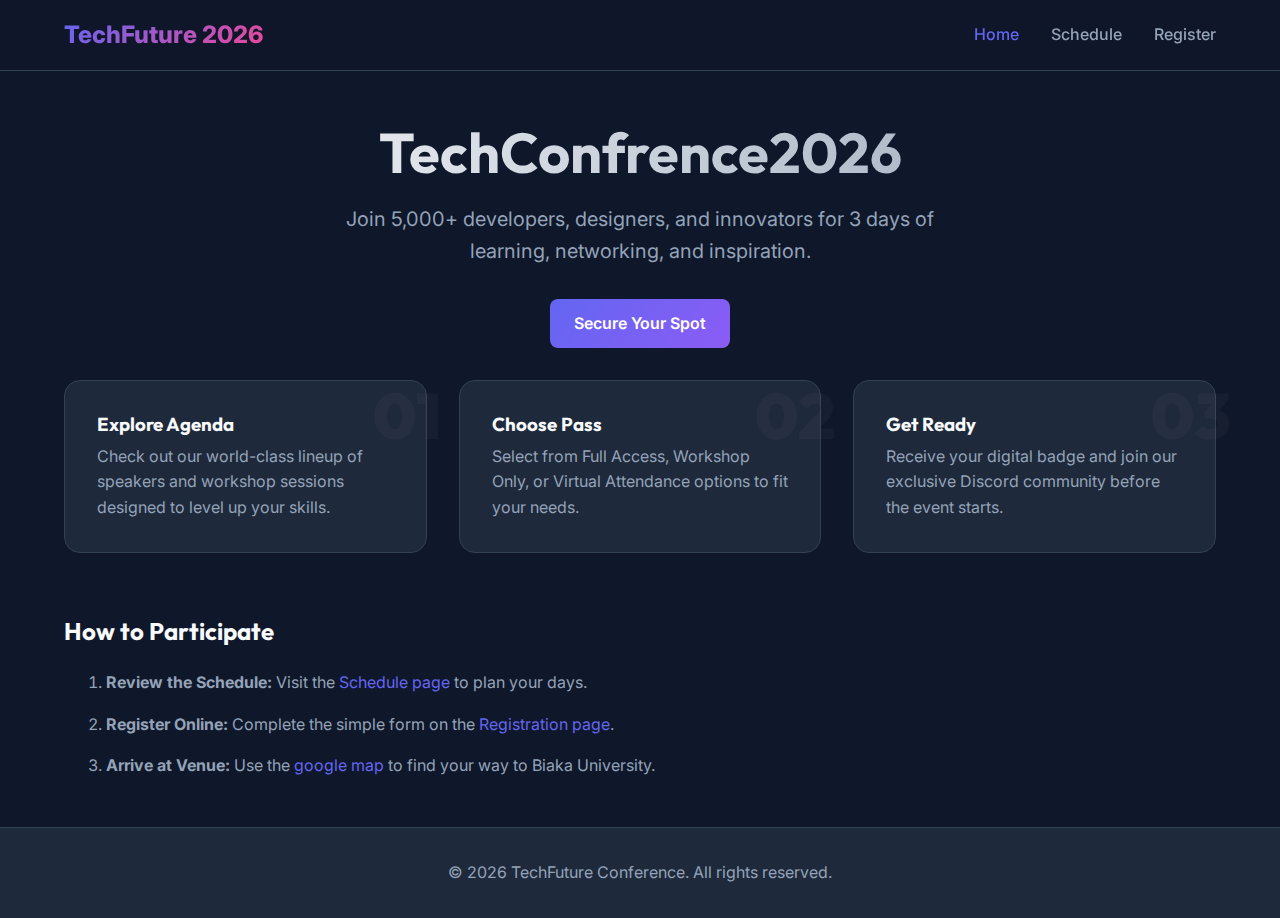
<file: index.html>
<!DOCTYPE html>
<html lang="en">

<head>
    <meta charset="UTF-8">
    <meta name="viewport" content="width=device-width, initial-scale=1.0">
    <title>TechFuture 2026 - Innovation Conference</title>
    <link rel="stylesheet" href="style.css">
    <!-- Google Fonts for Premium Feel -->
    <link rel="preconnect" href="https://fonts.googleapis.com">
    <link rel="preconnect" href="https://fonts.gstatic.com" crossorigin>
    <link href="https://fonts.googleapis.com/css2?family=Inter:wght@400;500;600&family=Outfit:wght@700;800&display=swap"
        rel="stylesheet">
</head>

<body>
    <header>
        <div class="container">
            <nav>
                <div class="logo">TechFuture 2026</div>
                <ul class="nav-links">
                    <li><a href="index.html" class="active">Home</a></li>
                    <li><a href="schedule.html">Schedule</a></li>
                    <li><a href="register.html">Register</a></li>
                </ul>
            </nav>
        </div>
    </header>

    <main>
        <section class="container">
            <div class="text-center mb-2">
                <h1
                    style="font-size: 3.5rem; margin-bottom: 1rem; background: linear-gradient(to right, #fff, #94a3b8); -webkit-background-clip: text; background-clip: text; -webkit-text-fill-color: transparent;">
                    TechConfrence2026</h1>
                <p style="font-size: 1.25rem; color: var(--text-muted); max-width: 600px; margin: 0 auto 2rem;">Join
                    5,000+ developers, designers, and innovators for 3 days of learning, networking, and inspiration.
                </p>
                <a href="register.html" class="btn btn-primary">Secure Your Spot</a>
            </div>

            <div class="grid-steps">
                <div class="card step-card">
                    <h3>Explore Agenda</h3>
                    <p style="color: var(--text-muted); margin-top: 0.5rem;">Check out our world-class lineup of
                        speakers and workshop sessions designed to level up your skills.</p>
                </div>
                <div class="card step-card">
                    <h3>Choose Pass</h3>
                    <p style="color: var(--text-muted); margin-top: 0.5rem;">Select from Full Access, Workshop Only, or
                        Virtual Attendance options to fit your needs.</p>
                </div>
                <div class="card step-card">
                    <h3>Get Ready</h3>
                    <p style="color: var(--text-muted); margin-top: 0.5rem;">Receive your digital badge and join our
                        exclusive Discord community before the event starts.</p>
                </div>
            </div>

            <div style="margin-top: 4rem;">
                <h2>How to Participate</h2>
                <ol style="margin-top: 1.5rem; padding-left: 1.5rem; color: var(--text-muted);">
                    <li style="margin-bottom: 1rem;"><strong>Review the Schedule:</strong> Visit the <a
                            href="schedule.html" style="color: var(--primary);">Schedule page</a> to plan your days.
                    </li>
                    <li style="margin-bottom: 1rem;"><strong>Register Online:</strong> Complete the simple form on the
                        <a href="register.html" style="color: var(--primary);">Registration page</a>.
                    </li>
                    <li><strong>Arrive at Venue:</strong> Use the <a href="https://maps.google.com" target="_blank"
                            style="color: var(--primary);">google map</a> to find your way to Biaka University.
                    </li>
                </ol>
            </div>
        </section>
    </main>

    <footer>
        <div class="container">
            <p>&copy; 2026 TechFuture Conference. All rights reserved.</p>
        </div>
    </footer>

    <script src="event.js"></script>
</body>

</html>
</file>
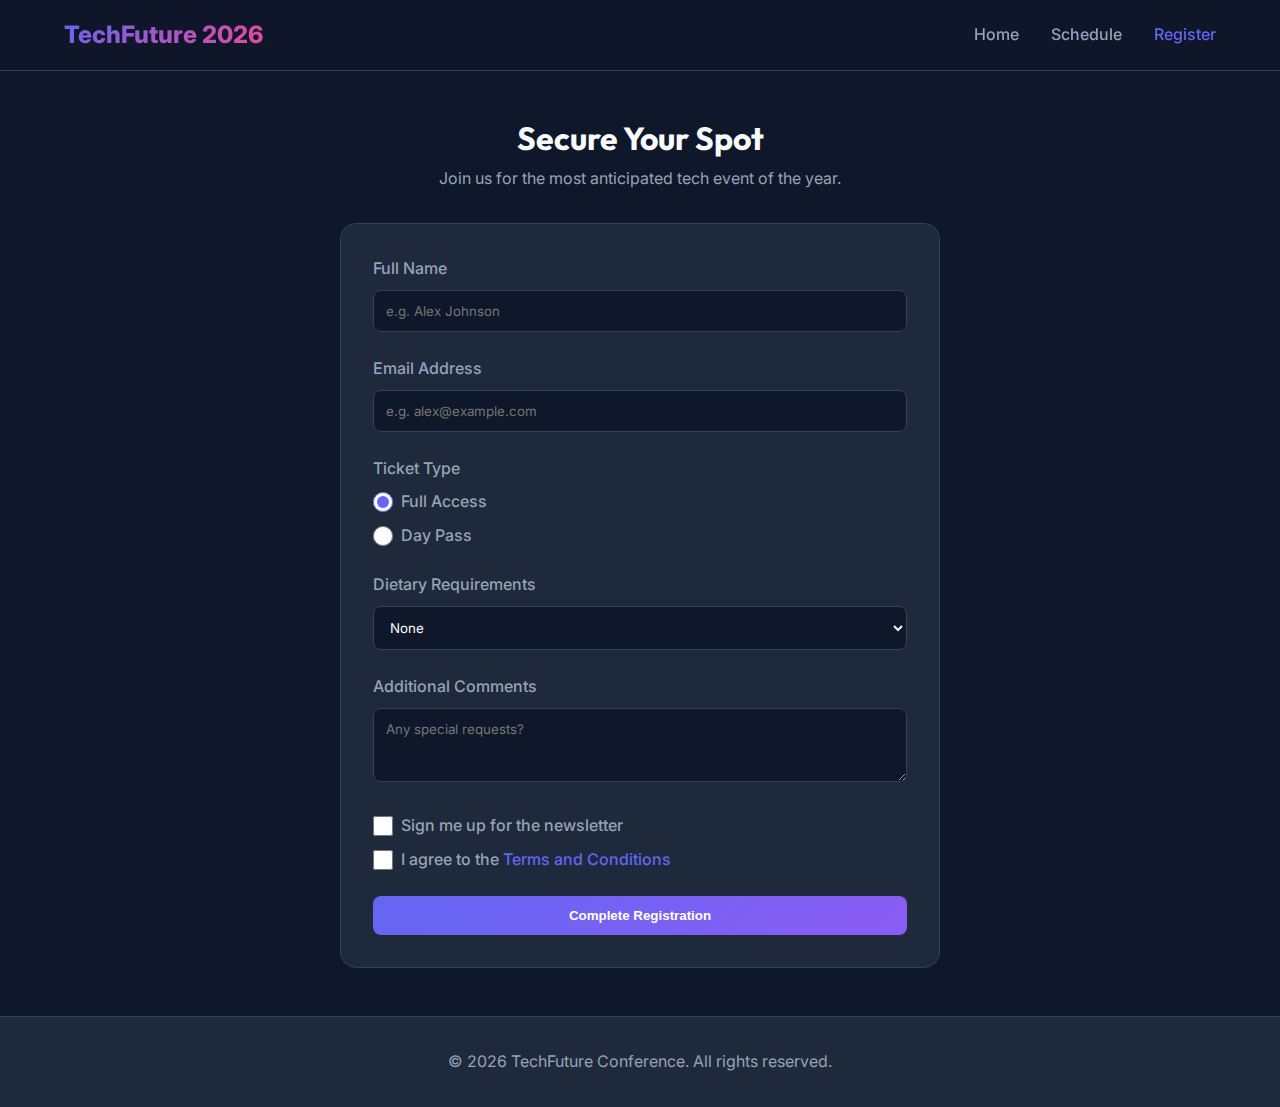
<file: register.html>
<!DOCTYPE html>
<html lang="en">

<head>
    <meta charset="UTF-8">
    <meta name="viewport" content="width=device-width, initial-scale=1.0">
    <title>Register - TechFuture 2026</title>
    <link rel="stylesheet" href="style.css">
    <link rel="preconnect" href="https://fonts.googleapis.com">
    <link rel="preconnect" href="https://fonts.gstatic.com" crossorigin>
    <link href="https://fonts.googleapis.com/css2?family=Inter:wght@400;500;600&family=Outfit:wght@700;800&display=swap"
        rel="stylesheet">
</head>

<body>
    <header>
        <div class="container">
            <nav>
                <div class="logo">TechFuture 2026</div>
                <ul class="nav-links">
                    <li><a href="index.html">Home</a></li>
                    <li><a href="schedule.html">Schedule</a></li>
                    <li><a href="register.html" class="active">Register</a></li>
                </ul>
            </nav>
        </div>
    </header>

    <main>
        <section class="container">
            <div class="text-center mb-2">
                <h1>Secure Your Spot</h1>
                <p style="color: var(--text-muted); margin-top: 0.5rem;">Join us for the most anticipated tech event of
                    the year.</p>
            </div>

            <div class="card" style="max-width: 600px; margin: 0 auto;">
                <form id="registrationForm" action="#" method="POST">
                    <div class="form-group">
                        <label for="fullName">Full Name</label>
                        <input type="text" id="fullName" name="fullName" placeholder="e.g. Alex Johnson" required>
                    </div>

                    <div class="form-group">
                        <label for="email">Email Address</label>
                        <input type="email" id="email" name="email" placeholder="e.g. alex@example.com" required>
                    </div>

                    <div class="form-group">
                        <label>Ticket Type</label>
                        <div class="radio-group">
                            <input type="radio" id="fullPass" name="ticketType" value="full" checked>
                            <label for="fullPass" style="margin-bottom: 0;">Full Access</label>
                        </div>
                        <div class="radio-group">
                            <input type="radio" id="halfPass" name="ticketType" value="half">
                            <label for="halfPass" style="margin-bottom: 0;">Day Pass</label>
                        </div>
                    </div>

                    <div class="form-group">
                        <label for="dietary">Dietary Requirements</label>
                        <select id="dietary" name="dietary">
                            <option value="none">None</option>
                            <option value="vegetarian">Vegetarian</option>
                            <option value="vegan">Vegan</option>
                            <option value="gluten-free">Gluten Free</option>
                            <option value="other">Other</option>
                        </select>
                    </div>

                    <div class="form-group">
                        <label for="comments">Additional Comments</label>
                        <textarea id="comments" name="comments" rows="3" placeholder="Any special requests?"></textarea>
                    </div>

                    <div class="form-group">
                        <div class="checkbox-group">
                            <input type="checkbox" id="newsletter" name="newsletter">
                            <label for="newsletter" style="margin-bottom: 0;">Sign me up for the newsletter</label>
                        </div>
                        <div class="checkbox-group">
                            <input type="checkbox" id="terms" name="terms" required>
                            <label for="terms" style="margin-bottom: 0;">I agree to the <a href="terms.html"
                                    target="_blank" style="color: var(--primary);">Terms and Conditions</a></label>
                        </div>
                    </div>

                    <button type="submit" class="btn btn-primary" style="width: 100%;">Complete Registration</button>
                </form>
            </div>
        </section>
    </main>

    <footer>
        <div class="container">
            <p>&copy; 2026 TechFuture Conference. All rights reserved.</p>
        </div>
    </footer>

    <script src="event.js"></script>
</body>

</html>
</file>
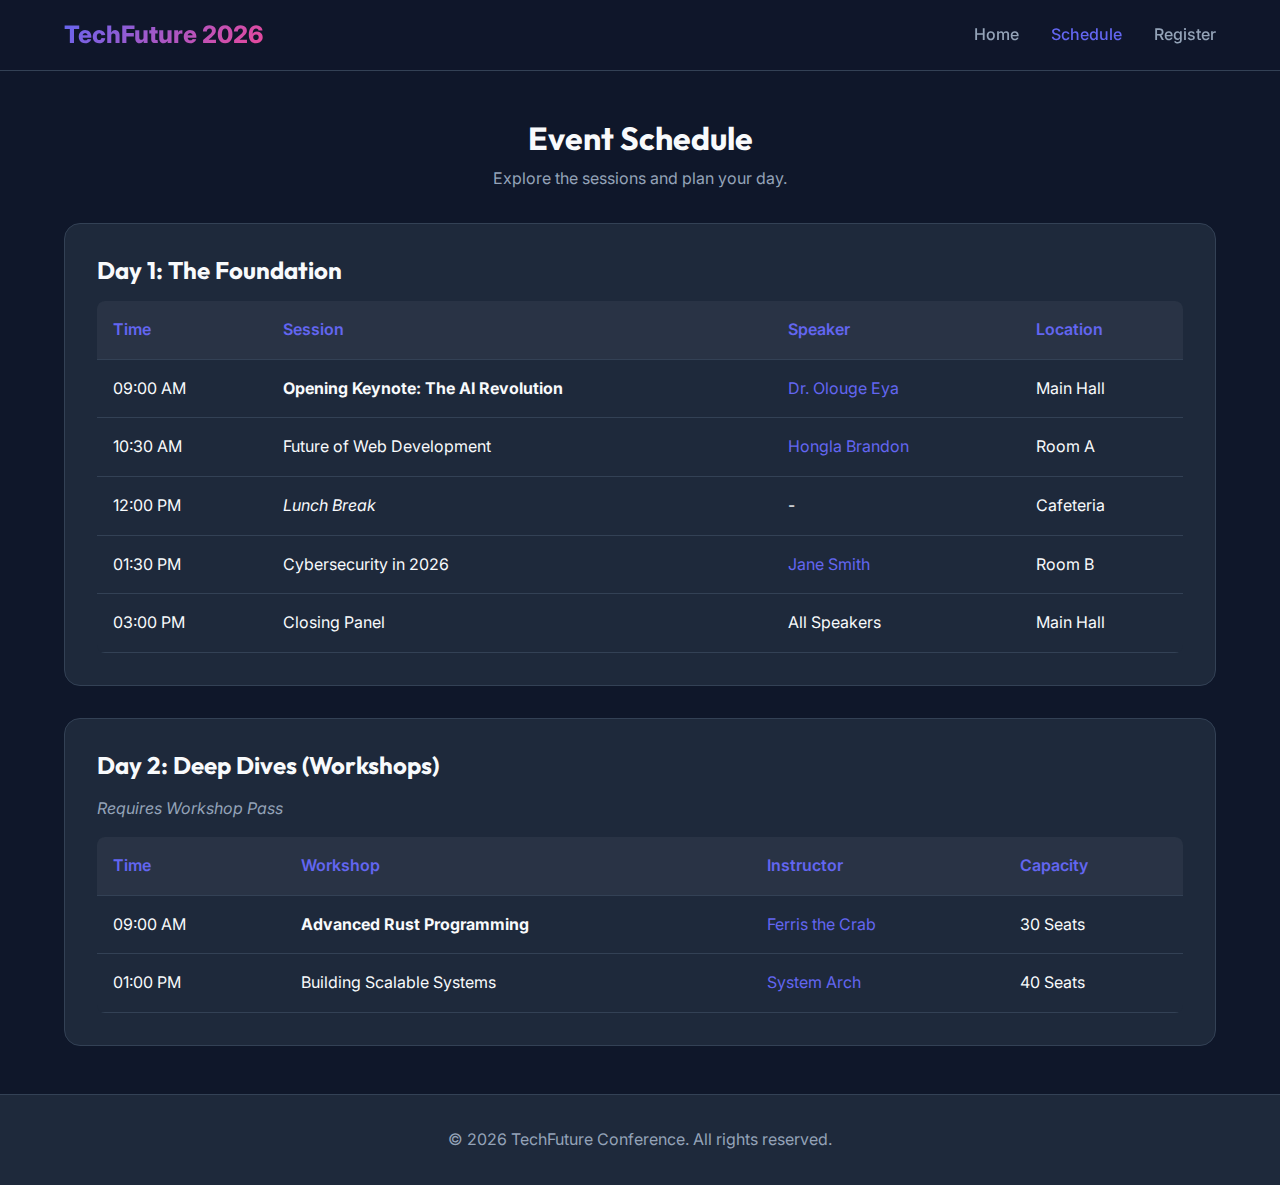
<file: schedule.html>
<!DOCTYPE html>
<html lang="en">

<head>
    <meta charset="UTF-8">
    <meta name="viewport" content="width=device-width, initial-scale=1.0">
    <title>Schedule - TechFuture 2026</title>
    <link rel="stylesheet" href="style.css">
    <link rel="preconnect" href="https://fonts.googleapis.com">
    <link rel="preconnect" href="https://fonts.gstatic.com" crossorigin>
    <link href="https://fonts.googleapis.com/css2?family=Inter:wght@400;500;600&family=Outfit:wght@700;800&display=swap"
        rel="stylesheet">
</head>

<body>
    <header>
        <div class="container">
            <nav>
                <div class="logo">TechFuture 2026</div>
                <ul class="nav-links">
                    <li><a href="index.html">Home</a></li>
                    <li><a href="schedule.html" class="active">Schedule</a></li>
                    <li><a href="register.html">Register</a></li>
                </ul>
            </nav>
        </div>
    </header>

    <main>
        <section class="container">
            <div class="text-center mb-2">
                <h1>Event Schedule</h1>
                <p style="color: var(--text-muted); margin-top: 0.5rem;">Explore the sessions and plan your day.</p>
            </div>

            <div class="card">
                <h2>Day 1: The Foundation</h2>
                <table>
                    <thead>
                        <tr>
                            <th>Time</th>
                            <th>Session</th>
                            <th>Speaker</th>
                            <th>Location</th>
                        </tr>
                    </thead>
                    <tbody>
                        <tr>
                            <td>09:00 AM</td>
                            <td><strong>Opening Keynote: The AI Revolution</strong></td>
                            <td><a href="#" style="color: var(--primary);">Dr. Olouge Eya</a></td>
                            <td>Main Hall</td>
                        </tr>
                        <tr>
                            <td>10:30 AM</td>
                            <td>Future of Web Development</td>
                            <td><a href="#" style="color: var(--primary);">Hongla Brandon</a></td>
                            <td>Room A</td>
                        </tr>
                        <tr>
                            <td>12:00 PM</td>
                            <td><em>Lunch Break</em></td>
                            <td>-</td>
                            <td>Cafeteria</td>
                        </tr>
                        <tr>
                            <td>01:30 PM</td>
                            <td>Cybersecurity in 2026</td>
                            <td><a href="#" style="color: var(--primary);">Jane Smith</a></td>
                            <td>Room B</td>
                        </tr>
                        <tr>
                            <td>03:00 PM</td>
                            <td>Closing Panel</td>
                            <td>All Speakers</td>
                            <td>Main Hall</td>
                        </tr>
                    </tbody>
                </table>
            </div>

            <div class="card mt-2">
                <h2>Day 2: Deep Dives (Workshops)</h2>
                <p style="color: var(--text-muted); margin: 1rem 0;"><em>Requires Workshop Pass</em></p>
                <table>
                    <thead>
                        <tr>
                            <th>Time</th>
                            <th>Workshop</th>
                            <th>Instructor</th>
                            <th>Capacity</th>
                        </tr>
                    </thead>
                    <tbody>
                        <tr>
                            <td>09:00 AM</td>
                            <td><strong>Advanced Rust Programming</strong></td>
                            <td><a href="#" style="color: var(--primary);">Ferris the Crab</a></td>
                            <td>30 Seats</td>
                        </tr>
                        <tr>
                            <td>01:00 PM</td>
                            <td>Building Scalable Systems</td>
                            <td><a href="#" style="color: var(--primary);">System Arch</a></td>
                            <td>40 Seats</td>
                        </tr>
                    </tbody>
                </table>
            </div>
        </section>
    </main>

    <footer>
        <div class="container">
            <p>&copy; 2026 TechFuture Conference. All rights reserved.</p>
        </div>
    </footer>

    <script src="event.js"></script>
</body>

</html>
</file>
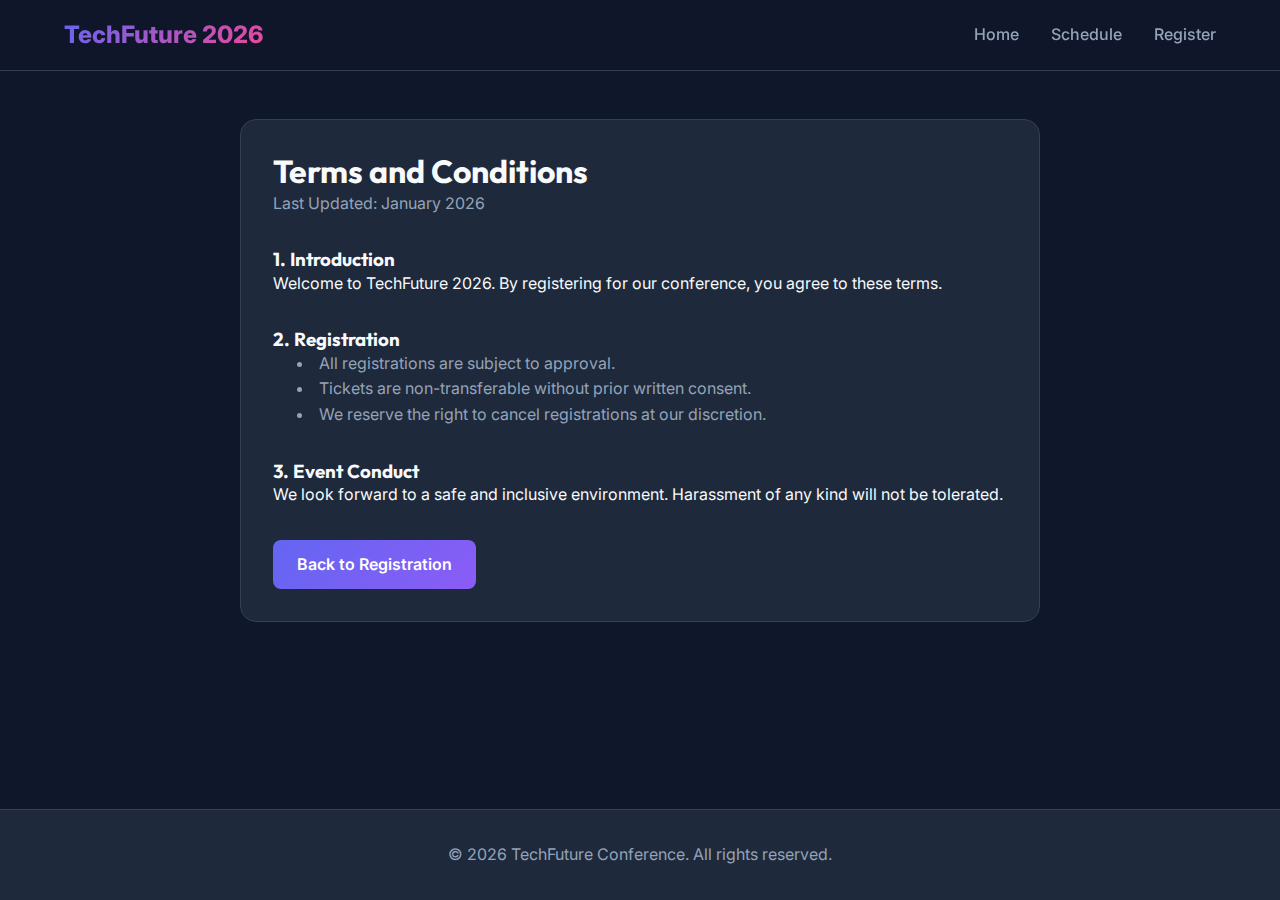
<file: terms.html>
<!DOCTYPE html>
<html lang="en">

<head>
    <meta charset="UTF-8">
    <meta name="viewport" content="width=device-width, initial-scale=1.0">
    <title>Terms and Conditions - TechFuture 2026</title>
    <link rel="stylesheet" href="style.css">
    <link rel="preconnect" href="https://fonts.googleapis.com">
    <link rel="preconnect" href="https://fonts.gstatic.com" crossorigin>
    <link href="https://fonts.googleapis.com/css2?family=Inter:wght@400;500;600&family=Outfit:wght@700;800&display=swap"
        rel="stylesheet">
</head>

<body>
    <header>
        <div class="container">
            <nav>
                <div class="logo">TechFuture 2026</div>
                <ul class="nav-links">
                    <li><a href="index.html">Home</a></li>
                    <li><a href="schedule.html">Schedule</a></li>
                    <li><a href="register.html">Register</a></li>
                </ul>
            </nav>
        </div>
    </header>

    <main>
        <section class="container">
            <div class="card" style="max-width: 800px; margin: 0 auto;">
                <h1>Terms and Conditions</h1>
                <p style="color: var(--text-muted); margin-bottom: 2rem;">Last Updated: January 2026</p>

                <h3>1. Introduction</h3>
                <p class="mb-2">Welcome to TechFuture 2026. By registering for our conference, you agree to these terms.
                </p>

                <h3>2. Registration </h3>
                <ul style="margin-bottom: 2rem; padding-left: 1.5rem; color: var(--text-muted);">
                    <li>All registrations are subject to approval.</li>
                    <li>Tickets are non-transferable without prior written consent.</li>
                    <li>We reserve the right to cancel registrations at our discretion.</li>
                </ul>

                <h3>3. Event Conduct</h3>
                <p class="mb-2">We look forward to a safe and inclusive environment. Harassment of any kind will not be
                    tolerated.</p>

                <a href="register.html" class="btn btn-primary">Back to Registration</a>
            </div>
        </section>
    </main>

    <footer>
        <div class="container">
            <p>&copy; 2026 TechFuture Conference. All rights reserved.</p>
        </div>
    </footer>
</body>

</html>
</file>
<file: style.css>
:root {
    --primary: #6366f1;
    /* Indigo 500 */
    --primary-hover: #4f46e5;
    /* Indigo 600 */
    --secondary: #ec4899;
    /* Pink 500 */
    --accent: #8b5cf6;
    /* Violet 500 */
    --background: #0f172a;
    /* Slate 900 */
    --surface: #1e293b;
    /* Slate 800 */
    --text-main: #f8fafc;
    /* Slate 50 */
    --text-muted: #94a3b8;
    /* Slate 400 */
    --border: #334155;
    /* Slate 700 */
    --font-heading: 'Outfit', sans-serif;
    --font-body: 'Inter', sans-serif;
    --transition: all 0.3s ease;
}

* {
    margin: 0;
    padding: 0;
    box-sizing: border-box;
}

body {
    font-family: var(--font-body);
    background-color: var(--background);
    color: var(--text-main);
    line-height: 1.6;
    min-height: 100vh;
    display: flex;
    flex-direction: column;
}

h1,
h2,
h3,
h4,
h5,
h6 {
    font-family: var(--font-heading);
    font-weight: 700;
    line-height: 1.2;
}

a {
    text-decoration: none;
    color: inherit;
    transition: var(--transition);
}

ul,
ol {
    list-style-position: inside;
}

/* Layout */
.container {
    max-width: 1200px;
    margin: 0 auto;
    padding: 0 1.5rem;
    width: 100%;
}

header {
    background-color: rgba(15, 23, 42, 0.8);
    backdrop-filter: blur(10px);
    position: sticky;
    top: 0;
    z-index: 100;
    border-bottom: 1px solid var(--border);
    padding: 1rem 0;
}

nav {
    display: flex;
    justify-content: space-between;
    align-items: center;
}

.logo {
    font-size: 1.5rem;
    font-weight: 800;
    background: linear-gradient(135deg, var(--primary), var(--secondary));
    background-clip: text;
    -webkit-background-clip: text;
    -webkit-text-fill-color: transparent;
}

.nav-links {
    display: flex;
    gap: 2rem;
    list-style: none;
}

.nav-links a {
    font-weight: 500;
    color: var(--text-muted);
}

.nav-links a:hover,
.nav-links a.active {
    color: var(--primary);
}

main {
    flex: 1;
    padding: 3rem 0;
}

footer {
    background-color: var(--surface);
    text-align: center;
    padding: 2rem 0;
    border-top: 1px solid var(--border);
    margin-top: auto;
    color: var(--text-muted);
}

/* Components */
.btn {
    display: inline-block;
    padding: 0.75rem 1.5rem;
    border-radius: 0.5rem;
    font-weight: 600;
    cursor: pointer;
    border: none;
    transition: var(--transition);
}

.btn-primary {
    background: linear-gradient(135deg, var(--primary), var(--accent));
    color: white;
}

.btn-primary:hover {
    opacity: 0.9;
    transform: translateY(-1px);
    box-shadow: 0 4px 12px rgba(99, 102, 241, 0.3);
}

.card {
    background-color: var(--surface);
    border: 1px solid var(--border);
    border-radius: 1rem;
    padding: 2rem;
    transition: var(--transition);
}

.card:hover {
    border-color: var(--primary);
    transform: translateY(-5px);
}

/* Table */
table {
    width: 100%;
    border-collapse: collapse;
    margin-top: 1rem;
    background-color: var(--surface);
    border-radius: 0.5rem;
    overflow: hidden;
}

th,
td {
    padding: 1rem;
    text-align: left;
    border-bottom: 1px solid var(--border);
}

th {
    background-color: rgba(255, 255, 255, 0.05);
    font-weight: 600;
    color: var(--primary);
}

tr:hover {
    background-color: rgba(255, 255, 255, 0.02);
}

/* Forms */
.form-group {
    margin-bottom: 1.5rem;
}

label {
    display: block;
    margin-bottom: 0.5rem;
    color: var(--text-muted);
    font-weight: 500;
}

input[type="text"],
input[type="email"],
select,
textarea {
    width: 100%;
    padding: 0.75rem;
    background-color: var(--background);
    border: 1px solid var(--border);
    border-radius: 0.5rem;
    color: var(--text-main);
    font-family: inherit;
    transition: var(--transition);
}

input:focus,
select:focus,
textarea:focus {
    outline: none;
    border-color: var(--primary);
    box-shadow: 0 0 0 2px rgba(99, 102, 241, 0.2);
}

.checkbox-group,
.radio-group {
    display: flex;
    gap: 0.5rem;
    align-items: center;
    margin-bottom: 0.5rem;
}

input[type="checkbox"],
input[type="radio"] {
    accent-color: var(--primary);
    width: 1.25rem;
    height: 1.25rem;
}

/* Utilities */
.text-center {
    text-align: center;
}

.mb-2 {
    margin-bottom: 2rem;
}

.mt-2 {
    margin-top: 2rem;
}

.grid-steps {
    display: grid;
    grid-template-columns: repeat(auto-fit, minmax(250px, 1fr));
    gap: 2rem;
    margin-top: 2rem;
}

.step-card {
    counter-increment: step-counter;
    position: relative;
}

.step-card::before {
    content: "0" counter(step-counter);
    position: absolute;
    top: -1rem;
    right: -1rem;
    font-size: 4rem;
    font-weight: 900;
    color: rgba(255, 255, 255, 0.03);
    font-family: var(--font-heading);
}

/* Responsive */
@media (max-width: 768px) {
    .nav-links {
        display: none;
        /* Simplification for this exercise */
    }
}
</file>
